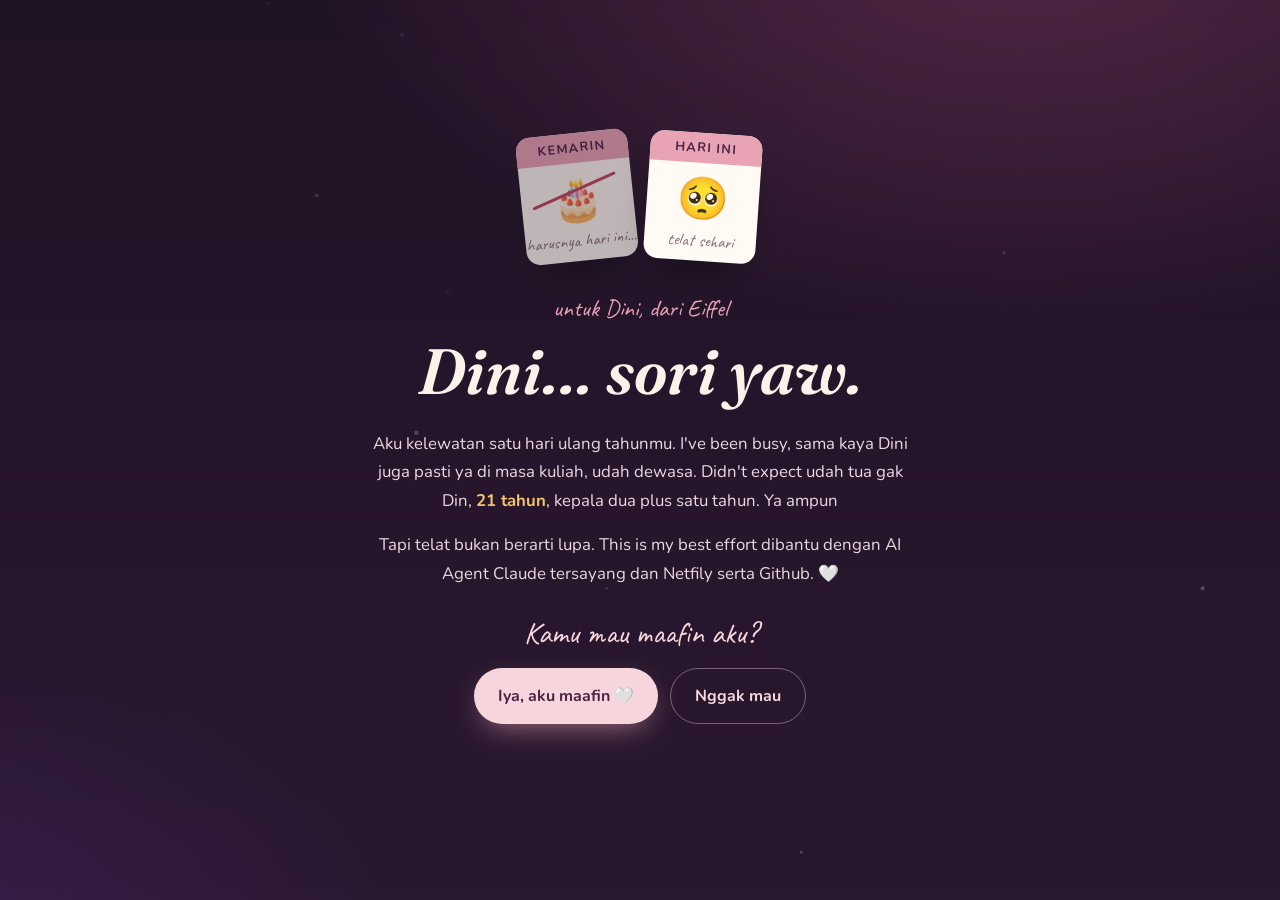
<file: index.html>
<!doctype html>
<html lang="id">
<head>
  <meta charset="utf-8" />
  <meta name="viewport" content="width=device-width, initial-scale=1, viewport-fit=cover" />
  <title>Teruntuk Dini — Selamat Ulang Tahun ke-21</title>
  <meta name="description" content="Sepucuk surat kecil dari Eiffel untuk Dini, my chilhood friend." />
  <meta name="theme-color" content="#2a1830" />
  <link rel="icon" href="data:image/svg+xml,<svg xmlns='http://www.w3.org/2000/svg' viewBox='0 0 100 100'><text y='.9em' font-size='90'>💌</text></svg>" />
  <link rel="preconnect" href="https://fonts.googleapis.com" />
  <link rel="preconnect" href="https://fonts.gstatic.com" crossorigin />
  <link href="https://fonts.googleapis.com/css2?family=Fraunces:ital,opsz,wght@0,9..144,400;0,9..144,600;1,9..144,400;1,9..144,600&family=Caveat:wght@500;700&family=Nunito:wght@400;600;700&display=swap" rel="stylesheet" />
  <link rel="stylesheet" href="/style.css" />
</head>
<body>
  <canvas id="fx" aria-hidden="true"></canvas>

  <button id="music" class="music" aria-label="Musik" hidden>
    <span class="music__icon">♪</span><span class="music__label">musik</span>
  </button>

  <!-- ============ 1. PERMINTAAN MAAF ============ -->
  <section class="scene scene--sorry is-active" id="s-sorry">
    <div class="sorry">
      <div class="sorry__cal" aria-hidden="true">
        <div class="cal cal--yesterday"><span class="cal__top">kemarin</span><span class="cal__day">🎂</span><span class="cal__note">harusnya hari ini…</span></div>
        <div class="cal cal--today"><span class="cal__top">hari ini</span><span class="cal__day">🥺</span><span class="cal__note">telat sehari</span></div>
      </div>
      <p class="eyebrow">untuk Dini, dari Eiffel</p>
      <h1 class="sorry__title">Dini… sori yaw.</h1>
      <p class="sorry__text">
        Aku kelewatan satu hari ulang tahunmu. I've been busy, sama kaya Dini juga pasti ya di masa kuliah, udah dewasa. Didn't expect udah tua gak Din, <em>21 tahun</em>, kepala dua plus satu tahun. Ya ampun
      </p>
      <p class="sorry__text">Tapi telat bukan berarti lupa. This is my best effort dibantu dengan AI Agent Claude tersayang dan Netfily serta Github. 🤍</p>
      <p class="sorry__ask">Kamu mau maafin aku?</p>
      <div class="sorry__btns">
        <button class="btn btn--primary" id="forgive">Iya, aku maafin 🤍</button>
        <button class="btn btn--ghost" id="noforgive">Nggak mau</button>
      </div>
      <p class="sorry__hint" id="sorryHint" aria-live="polite"></p>
    </div>
  </section>

  <!-- ============ 2. KUE & LILIN ============ -->
  <section class="scene scene--cake" id="s-cake">
    <p class="eyebrow">makasih udah maafin wkwk</p>
    <h2 class="big">Selamat Ulang Tahun<br /><span class="script">Dini</span></h2>
    <div class="age"><span>2</span><span>1</span></div>
    <div class="cake" id="cake" aria-label="Kue ulang tahun, ketuk lilin untuk meniup">
      <div class="candles" id="candles"></div>
      <div class="cake__layer cake__layer--top"><span class="drip"></span></div>
      <div class="cake__layer cake__layer--mid"></div>
      <div class="cake__layer cake__layer--base"></div>
      <div class="cake__plate"></div>
    </div>
    <p class="hint" id="cakeHint">Pejamkan mata, ucapkan permohonan, lalu <strong>ketuk lilinnya</strong> satu per satu</p>
    <button class="btn btn--primary next" data-next="s-journey" hidden id="cakeNext">Lanjut, ada yang mau kuceritain →</button>
  </section>

  <!-- ============ 3. PERJALANAN ============ -->
  <section class="scene scene--journey" id="s-journey">
    <p class="eyebrow">dari kecil sampai 21</p>
    <h2 class="title">Perjalanan kita</h2>
    <p class="lede">Ketuk tiap kartu buat buka kenangannya.</p>

    <ol class="timeline">
      <li class="tl">
        <div class="tl__age">masa kecil</div>
        <button class="card card--tk" aria-label="Buka kenangan">
          <div class="card__inner">
            <div class="card__front">
              <div class="crayon" aria-hidden="true">
                <span>🖍️</span><span>🎒</span><span>🧃</span>
              </div>
              <p class="card__label">Awal kenal</p>
            </div>
            <div class="card__back">
              <p class="hand">Waktu kita belum kenal dunia yang melelahkan ini. Kita cuma dua anak kecil yang kebetulan satu TK, satu umi ya gak sih, sama Umi yang baik itu, gimana kabar baliau sekarang yah.</p>
            </div>
          </div>
        </button>
      </li>

      <li class="tl">
        <div class="tl__age">Temenan</div>
        <button class="card" aria-label="Buka kenangan sekolah">
          <div class="card__inner">
            <div class="card__front">
              <div class="crayon" aria-hidden="true"><span>📚</span><span>🏫</span><span>💬</span></div>
              <p class="card__label">tumbuh bareng</p>
            </div>
            <div class="card__back">
              <p class="hand">Ganti sekolah, ganti kelas, ganti temen-temen lain. Tapi somehow ya, ketemu melului, mana gak canggung lagi. Sekalinya ketemu yapping terus.</p>
            </div>
          </div>
        </button>
      </li>

      <li class="tl">
        <div class="tl__age">bareng geng</div>
        <button class="card card--photo" aria-label="Buka foto bareng geng">
          <div class="card__inner">
            <div class="card__front polaroid">
              <img loading="lazy" alt="Kita berenam selfie bareng, semua senyum" src="img/geng.jpg"/>
              <p class="card__cap">reuni kecil-kecilan 🤍</p>
            </div>
            <div class="card__back">
              <p class="hand">Foto ini rame, tapi jujur, cuma dirimu yang terus bertahan wkwk. Makasih udah jadi temenku yang tidak pernah asing.</p>
            </div>
          </div>
        </button>
      </li>

      <li class="tl">
        <div class="tl__age">nongkrong</div>
        <button class="card card--photo" aria-label="Buka foto nongkrong">
          <div class="card__inner">
            <div class="card__front polaroid">
              <img loading="lazy" alt="Kita berdua pose dengan jari, selfie di kafe" src="img/selfie.jpg"/>
              <p class="card__cap">pose andalan</p>
            </div>
            <div class="card__back">
              <p class="hand">Hal-hal kecil kayak gini, duduk, ngobrol nggak jelas, foto dengan gaya yang sama terus, semoga bisa terus terjadi.</p>
            </div>
          </div>
        </button>
      </li>

      <li class="tl">
        <div class="tl__age">bertiga</div>
        <button class="card card--photo" aria-label="Buka foto bertiga">
          <div class="card__inner">
            <div class="card__front polaroid">
              <img loading="lazy" alt="Kita bertiga tersenyum di depan dinding pink" src="img/bertiga.jpg"/>
              <p class="card__cap">dinding pink & ketawa</p>
            </div>
            <div class="card__back">
              <p class="hand">Nostalgia lagi nostalgiaaa, i you dan temen-temen dari dulu. Kapan lagi kita ngumpul?</p>
            </div>
          </div>
        </button>
      </li>

      <li class="tl">
        <div class="tl__age">21</div>
        <button class="card card--photo" aria-label="Buka foto photobox">
          <div class="card__inner">
            <div class="card__front polaroid">
              <img loading="lazy" alt="Empat frame foto kita berdua dengan ekspresi lucu" src="img/photobox.jpg"/>
              <p class="card__cap">kita, sekarang</p>
            </div>
            <div class="card__back">
              <p class="hand">Belasan tahun kemudian, kita masih di sini. Masih waras (kayaknya), masih saling ketemu dan ngucapin ultah. Dan aku harap kita nggak pernah berubah soal itu.</p>
            </div>
          </div>
        </button>
      </li>
    </ol>

    <div class="counter">
      <p class="counter__pre">kita udah temenan kira-kira</p>
      <p class="counter__num"><span id="days">0</span></p>
      <p class="counter__post">hari. dan aku mau nambah terus angkanya.</p>
    </div>

    <button class="btn btn--primary next" data-next="s-scratch">Masih ada lagi →</button>
  </section>

  <!-- ============ 4. GOSOK FOTO ============ -->
  <section class="scene scene--scratch" id="s-scratch">
    <p class="eyebrow">hadiah kecil</p>
    <h2 class="title">Gosok buat lihat</h2>
    <p class="lede">Usap pakai jari (atau mouse) di atas kartu ini.</p>
    <div class="scratch" id="scratch">
      <img alt="Kolase sembilan foto kita berdua dengan stiker lucu" src="img/kolase.jpg"/>
      <canvas id="scratchCanvas"></canvas>
    </div>
    <p class="hint" id="scratchHint">&nbsp;</p>
    <button class="btn btn--primary next" data-next="s-letter" hidden id="scratchNext">Ada surat buat kamu →</button>
  </section>

  <!-- ============ 5. SURAT ============ -->
  <section class="scene scene--letter" id="s-letter">
    <p class="eyebrow">dibaca pelan-pelan ya</p>
    <div class="envelope" id="envelope" role="button" tabindex="0" aria-label="Buka surat">
      <div class="envelope__back"></div>
      <div class="letter" id="letter">
        <div class="letter__body" id="letterBody"></div>
      </div>
      <div class="envelope__front"></div>
      <div class="envelope__flap"></div>
      <div class="envelope__seal">E</div>
    </div>
    <p class="hint" id="envHint">Ketuk amplopnya 💌</p>
    <button class="btn btn--primary next" data-next="s-wishes" hidden id="letterNext">Satu lagi →</button>
  </section>

  <!-- ============ 6. TOPLES DOA ============ -->
  <section class="scene scene--wishes" id="s-wishes">
    <p class="eyebrow">doa & janji</p>
    <h2 class="title">Toples harapan</h2>
    <p class="lede">Ketuk toplesnya. Ambil satu bintang setiap kali.</p>
    <button class="jar" id="jar" aria-label="Ambil bintang dari toples">
      <span class="jar__lid"></span>
      <span class="jar__glass"><span class="jar__stars" id="jarStars"></span></span>
    </button>
    <ul class="wishes" id="wishes" aria-live="polite"></ul>
    <button class="btn btn--primary next" data-next="s-end" hidden id="wishNext">Terakhir →</button>
  </section>

  <!-- ============ 7. PENUTUP ============ -->
  <section class="scene scene--end" id="s-end">
    <div class="end">
      <div class="end__photo">
        <img alt="Kita berdua tersenyum" src="/img/photobox.jpg"/>
      </div>
      <h2 class="big">Thank you <span class="script">so much,</span> Dini.</h2>
      <p class="end__text">
        Buat tahun-tahun yang udah lewat, dan buat semua tahun yang belum.
        Selamat ulang tahun yang ke-21, maaf telat, tapi sayangnya nggak pernah telat. 🤍
      </p>
      <p class="end__sign">— Eiffel, temenmu dan temenmu</p>
      <div class="end__btns">
        <button class="btn btn--primary" id="hug">Kirim peluk 🤗</button>
        <button class="btn btn--ghost" id="replay">Ulang dari awal</button>
      </div>
      <p class="hint" id="hugCount">&nbsp;</p>
    </div>
  </section>

  <script src="/app.js"></script>
</body>
</html>
</file>
<file: style.css>
:root {
  --night: #2a1830;
  --plum: #4a2445;
  --rose: #e8a3b4;
  --blush: #f6d6dc;
  --cream: #fbf3ea;
  --paper: #fffaf3;
  --gold: #f2c46d;
  --ink: #3a2333;
  --muted: #8a6f7e;
  --display: "Fraunces", Georgia, serif;
  --script: "Caveat", cursive;
  --body: "Nunito", system-ui, sans-serif;
}

* { box-sizing: border-box; margin: 0; padding: 0; }
html { -webkit-tap-highlight-color: transparent; }
body {
  font-family: var(--body);
  color: var(--cream);
  background:
    radial-gradient(1200px 700px at 80% -10%, #6b3359 0%, transparent 60%),
    radial-gradient(900px 600px at -10% 110%, #3b2050 0%, transparent 60%),
    var(--night);
  background-attachment: fixed;
  min-height: 100vh;
  overflow-x: hidden;
}
button { font: inherit; color: inherit; background: none; border: 0; cursor: pointer; }
img { display: block; max-width: 100%; }
[hidden] { display: none !important; }

#fx { position: fixed; inset: 0; width: 100%; height: 100%; pointer-events: none; z-index: 50; }

/* ---------- scenes ---------- */
.scene {
  display: none;
  min-height: 100vh;
  min-height: 100svh;
  padding: 72px 22px 64px;
  flex-direction: column;
  align-items: center;
  justify-content: center;
  text-align: center;
  position: relative;
}
.scene.is-active { display: flex; animation: sceneIn 1s cubic-bezier(.2,.7,.2,1) both; }
@keyframes sceneIn { from { opacity: 0; transform: translateY(24px); filter: blur(6px); } to { opacity: 1; transform: none; filter: none; } }

.eyebrow {
  font-family: var(--script);
  font-size: 1.5rem;
  color: var(--rose);
  margin-bottom: .5rem;
}
.title { font-family: var(--display); font-weight: 600; font-size: clamp(2.2rem, 7vw, 3.4rem); line-height: 1.05; }
.big { font-family: var(--display); font-weight: 600; font-size: clamp(2.4rem, 9vw, 4.6rem); line-height: 1.02; letter-spacing: -.01em; }
.script { font-family: var(--script); font-weight: 700; color: var(--gold); font-size: 1.25em; }
.lede { color: #d9c3cf; margin: .6rem 0 2rem; }
.hint { color: #d9c3cf; margin-top: 1.4rem; min-height: 1.5em; max-width: 34ch; }

.btn {
  padding: 14px 24px;
  border-radius: 999px;
  font-weight: 700;
  transition: transform .2s, box-shadow .2s, background .2s;
}
.btn--primary { background: var(--blush); color: var(--plum); box-shadow: 0 10px 30px -10px rgba(232,163,180,.7); }
.btn--primary:hover { transform: translateY(-2px); box-shadow: 0 14px 34px -10px rgba(232,163,180,.9); }
.btn--ghost { border: 1.5px solid rgba(246,214,220,.4); color: var(--blush); }
.next { margin-top: 2.4rem; animation: sceneIn .8s both; }

/* ---------- music toggle ---------- */
.music {
  position: fixed; top: 14px; right: 14px; z-index: 60;
  display: flex; align-items: center; gap: 6px;
  padding: 8px 14px; border-radius: 999px;
  background: rgba(255,255,255,.08); backdrop-filter: blur(8px);
  border: 1px solid rgba(255,255,255,.15);
  font-size: .85rem; color: var(--blush);
}
.music__icon { display: inline-block; }
.music.is-on .music__icon { animation: bob 1.2s ease-in-out infinite; }
.music.is-off { opacity: .6; }
.music.is-off .music__label::after { content: " off"; }
@keyframes bob { 50% { transform: translateY(-3px) rotate(-10deg); } }

/* ---------- 1. sorry ---------- */
.scene--sorry { background: linear-gradient(180deg, rgba(0,0,0,.2), transparent); }
.sorry { max-width: 540px; }
.sorry__cal { display: flex; justify-content: center; gap: 14px; margin-bottom: 2rem; }
.cal {
  width: 112px; border-radius: 14px; overflow: hidden; background: var(--paper); color: var(--ink);
  box-shadow: 0 18px 40px -18px rgba(0,0,0,.6); display: flex; flex-direction: column; align-items: center; padding-bottom: 10px;
}
.cal__top { width: 100%; background: var(--rose); color: var(--plum); font-weight: 700; font-size: .8rem; padding: 6px 0; text-transform: uppercase; letter-spacing: .08em; }
.cal__day { font-size: 2.6rem; margin: 8px 0 2px; }
.cal__note { font-family: var(--script); font-size: 1.05rem; color: var(--muted); }
.cal--yesterday { transform: rotate(-6deg); opacity: .7; position: relative; }
.cal--yesterday::after {
  content: ""; position: absolute; left: 10%; right: 10%; top: 55%; height: 3px; background: #c0485f; transform: rotate(-18deg); border-radius: 2px;
  animation: strike .7s 1s both ease-out; transform-origin: left;
}
@keyframes strike { from { transform: rotate(-18deg) scaleX(0); } }
.cal--today { transform: rotate(4deg); animation: wobble 3s ease-in-out infinite; }
@keyframes wobble { 50% { transform: rotate(-2deg) translateY(-4px); } }
.sorry__title { font-family: var(--display); font-style: italic; font-weight: 600; font-size: clamp(2.6rem, 10vw, 4rem); margin-bottom: 1.2rem; }
.sorry__text { color: #ead7df; line-height: 1.7; margin-bottom: 1rem; font-size: 1.05rem; }
.sorry__text em { color: var(--gold); font-style: normal; font-weight: 700; }
.sorry__ask { font-family: var(--script); font-size: 1.9rem; color: var(--blush); margin: 1.6rem 0 1rem; }
.sorry__btns { display: flex; gap: 12px; justify-content: center; flex-wrap: wrap; position: relative; min-height: 56px; }
#noforgive { transition: transform .35s cubic-bezier(.3,1.6,.5,1); }
.sorry__hint { font-family: var(--script); font-size: 1.35rem; color: var(--gold); margin-top: 1rem; min-height: 1.6em; }

/* ---------- 2. cake ---------- */
.age { display: flex; gap: 6px; margin: 1rem 0 1.4rem; }
.age span {
  font-family: var(--display); font-weight: 600; font-size: 2rem; width: 56px; height: 64px; display: grid; place-items: center;
  background: var(--gold); color: var(--plum); border-radius: 12px; box-shadow: 0 8px 0 #c9953f;
  animation: pop .6s cubic-bezier(.3,1.8,.5,1) both;
}
.age span:nth-child(2) { animation-delay: .15s; }
@keyframes pop { from { transform: scale(0) rotate(-20deg); } }

.cake { position: relative; width: min(300px, 80vw); margin-top: 70px; }
.candles { position: absolute; bottom: 100%; left: 8%; right: 8%; display: flex; justify-content: space-around; align-items: flex-end; height: 70px; }
.candle {
  position: relative; width: 10px; height: 46px; border-radius: 3px;
  background: repeating-linear-gradient(-45deg, #fff 0 6px, var(--rose) 6px 12px);
  padding: 0; cursor: pointer;
}
.candle::before { content: ""; position: absolute; left: 50%; top: -8px; width: 2px; height: 8px; background: #333; transform: translateX(-50%); }
.flame {
  position: absolute; left: 50%; bottom: calc(100% + 6px); width: 14px; height: 24px; margin-left: -7px;
  background: radial-gradient(ellipse at 50% 70%, #fff7c2 0%, #ffcf4a 40%, #ff7a2f 75%, transparent 76%);
  border-radius: 50% 50% 45% 45% / 60% 60% 40% 40%;
  filter: drop-shadow(0 0 10px #ffb84a) drop-shadow(0 0 24px rgba(255,170,60,.6));
  animation: flicker .18s infinite alternate;
  transform-origin: 50% 100%;
}
@keyframes flicker { to { transform: scale(.92, 1.06) rotate(2deg); } }
.candle.is-out .flame { animation: out .4s forwards; }
@keyframes out { to { transform: scale(0, .3); opacity: 0; } }
.smoke {
  position: absolute; left: 50%; bottom: calc(100% + 8px); width: 8px; height: 8px; margin-left: -4px; border-radius: 50%;
  background: rgba(220,220,220,.6); filter: blur(3px); animation: smoke 1.6s ease-out forwards;
}
@keyframes smoke { to { transform: translate(8px, -60px) scale(3); opacity: 0; } }

.cake__layer { margin: 0 auto; position: relative; border-radius: 14px 14px 8px 8px; }
.cake__layer--top { width: 84%; height: 54px; background: linear-gradient(#fff3f6, #f6d6dc); }
.drip { position: absolute; left: 0; right: 0; top: 0; height: 22px; background: radial-gradient(circle at 10px 18px, #fff 9px, transparent 10px) 0 0/28px 22px repeat-x, #fff; border-radius: 14px 14px 0 0; }
.cake__layer--mid { width: 92%; height: 58px; background: linear-gradient(#e8a3b4, #d4879b); margin-top: -4px; }
.cake__layer--mid::after { content: ""; position: absolute; inset: 22px 0 auto; height: 8px; background: repeating-linear-gradient(90deg, var(--gold) 0 10px, transparent 10px 20px); opacity: .7; }
.cake__layer--base { width: 100%; height: 62px; background: linear-gradient(#a8607c, #8b4866); margin-top: -4px; }
.cake__plate { width: 112%; margin-left: -6%; height: 14px; border-radius: 50%; background: #f1e6ec; box-shadow: 0 20px 40px -10px rgba(0,0,0,.6); margin-top: -4px; }

/* ---------- 3. journey ---------- */
.scene--journey { justify-content: flex-start; }
.timeline { list-style: none; width: 100%; max-width: 560px; position: relative; padding-left: 0; }
.timeline::before {
  content: ""; position: absolute; left: 50%; top: 0; bottom: 0; width: 2px; transform: translateX(-50%);
  background: linear-gradient(transparent, var(--rose) 8%, var(--rose) 92%, transparent); opacity: .45;
}
.tl { position: relative; margin-bottom: 56px; display: flex; flex-direction: column; align-items: center; opacity: 0; transform: translateY(40px); transition: opacity .9s, transform .9s cubic-bezier(.2,.7,.2,1); }
.tl.is-in { opacity: 1; transform: none; }
.tl__age {
  position: relative; z-index: 1; font-family: var(--display); font-weight: 600; font-size: 1rem;
  background: var(--gold); color: var(--plum); border-radius: 999px; padding: 6px 16px; margin-bottom: 14px;
}
.tl:nth-child(odd) .card { transform: rotate(-2deg); }
.tl:nth-child(even) .card { transform: rotate(2deg); }

.card { width: min(340px, 86vw); aspect-ratio: 4/4.4; perspective: 1200px; position: relative; z-index: 1; }
.card__inner { position: absolute; inset: 0; transition: transform .9s cubic-bezier(.3,1.3,.5,1); transform-style: preserve-3d; }
.card.is-flipped .card__inner { transform: rotateY(180deg); }
.card__front, .card__back {
  position: absolute; inset: 0; backface-visibility: hidden; -webkit-backface-visibility: hidden; border-radius: 6px;
  box-shadow: 0 30px 60px -25px rgba(0,0,0,.7); display: flex; flex-direction: column; align-items: center; justify-content: center;
}
.card__front { background: var(--paper); color: var(--ink); }
.card__back { background: var(--blush); color: var(--plum); transform: rotateY(180deg); padding: 28px; }
.polaroid { padding: 14px 14px 0; justify-content: flex-start; }
.polaroid img { width: 100%; aspect-ratio: 1/1; object-fit: cover; border-radius: 2px; }
.card__cap, .card__label { font-family: var(--script); font-size: 1.6rem; color: var(--ink); padding: 10px 0; }
.card--tk .card__front, .tl:nth-child(2) .card__front {
  background:
    linear-gradient(rgba(232,163,180,.25) 1px, transparent 1px) 0 0/100% 28px,
    var(--paper);
}
.crayon { font-size: 3.6rem; display: flex; gap: 10px; }
.crayon span { animation: wobble 3s ease-in-out infinite; }
.crayon span:nth-child(2) { animation-delay: -1s; }
.crayon span:nth-child(3) { animation-delay: -2s; }
.hand { font-family: var(--script); font-size: 1.6rem; line-height: 1.3; }
.card::after {
  content: "ketuk"; position: absolute; right: -6px; top: -10px; background: var(--plum); color: var(--blush);
  font-size: .75rem; font-weight: 700; padding: 4px 10px; border-radius: 999px; transform: rotate(8deg); z-index: 2;
  transition: opacity .3s;
}
.card.is-flipped::after { opacity: 0; }

.counter { margin-top: 10px; }
.counter__pre, .counter__post { color: #d9c3cf; }
.counter__num { font-family: var(--display); font-weight: 600; font-size: clamp(3.4rem, 14vw, 6rem); color: var(--gold); line-height: 1.1; font-variant-numeric: tabular-nums; }

/* ---------- 4. scratch ---------- */
.scratch { position: relative; width: min(420px, 88vw); aspect-ratio: 1; border-radius: 10px; overflow: hidden; box-shadow: 0 30px 70px -25px rgba(0,0,0,.8); background: var(--paper); padding: 10px; }
.scratch img { width: 100%; height: 100%; object-fit: cover; border-radius: 4px; }
.scratch canvas { position: absolute; inset: 0; width: 100%; height: 100%; touch-action: none; cursor: grab; transition: opacity .8s; }
.scratch.is-done canvas { opacity: 0; pointer-events: none; }

/* ---------- 5. letter ---------- */
.envelope { position: relative; width: min(360px, 88vw); aspect-ratio: 3/2; margin-top: 30px; cursor: pointer; transition: margin .8s; }
.envelope__back { position: absolute; inset: 0; background: #c97f95; border-radius: 8px; }
.envelope__front {
  position: absolute; inset: 0; border-radius: 8px; z-index: 3;
  background:
    linear-gradient(to top right, #e8a3b4 50%, transparent 50.5%) left/50% 100% no-repeat,
    linear-gradient(to top left, #e8a3b4 50%, transparent 50.5%) right/50% 100% no-repeat;
}
.envelope__flap {
  position: absolute; left: 0; right: 0; top: 0; height: 60%; z-index: 4; transform-origin: top;
  background: linear-gradient(to bottom, #d98ea3, #d48aa0); clip-path: polygon(0 0, 100% 0, 50% 100%);
  transition: transform .8s cubic-bezier(.4,1.4,.5,1), z-index 0s .4s;
}
.envelope__seal {
  position: absolute; left: 50%; top: 52%; transform: translate(-50%, -50%); z-index: 5; width: 46px; height: 46px; border-radius: 50%;
  background: radial-gradient(circle at 35% 35%, #d4566f, #8f2440); color: #fbd5dd; font-family: var(--display); font-style: italic; font-weight: 600; font-size: 1.3rem;
  display: grid; place-items: center; box-shadow: 0 4px 10px rgba(0,0,0,.35); transition: opacity .3s;
  animation: wobble 2.4s ease-in-out infinite;
}
.letter {
  position: absolute; left: 5%; right: 5%; bottom: 6%; height: 88%; z-index: 2; background: var(--paper); color: var(--ink);
  border-radius: 4px; overflow: hidden; transition: transform 1s .5s cubic-bezier(.3,1.1,.5,1), height 1s 1.3s;
  text-align: left;
}
.envelope.is-open .envelope__flap { transform: rotateX(180deg); z-index: 1; }
.envelope.is-open .envelope__seal { opacity: 0; }
.envelope.is-open { cursor: default; }
.envelope.is-open .letter { transform: translateY(-62%); }
.envelope.is-reading { margin-top: 0; aspect-ratio: auto; width: min(560px, 92vw); }
.envelope.is-reading .envelope__back, .envelope.is-reading .envelope__front, .envelope.is-reading .envelope__flap { display: none; }
.envelope.is-reading .letter { position: relative; transform: none; height: auto; left: 0; right: 0; bottom: 0; transition: none; box-shadow: 0 30px 70px -25px rgba(0,0,0,.8); animation: sceneIn .6s both; }
.letter__body {
  padding: 30px 26px 36px; font-family: var(--script); font-size: 1.5rem; line-height: 1.45; white-space: pre-wrap;
  background: linear-gradient(rgba(232,163,180,.3) 1px, transparent 1px) 0 18px/100% 2.175rem;
  min-height: 100%;
}
.letter__body .caret { display: inline-block; width: 2px; height: 1.1em; background: var(--plum); vertical-align: -3px; animation: blink 1s steps(1) infinite; }
@keyframes blink { 50% { opacity: 0; } }

/* ---------- 6. jar ---------- */
.jar { position: relative; width: 170px; height: 220px; display: block; transition: transform .2s; }
.jar:active { transform: scale(.96) rotate(-3deg); }
.jar.shake { animation: shake .5s; }
@keyframes shake { 20% { transform: rotate(-8deg); } 40% { transform: rotate(7deg); } 60% { transform: rotate(-5deg); } 80% { transform: rotate(3deg); } }
.jar__lid { position: absolute; left: 30px; right: 30px; top: 0; height: 26px; border-radius: 6px; background: linear-gradient(#f2c46d, #c9953f); z-index: 2; }
.jar__glass {
  position: absolute; left: 10px; right: 10px; top: 22px; bottom: 0; border-radius: 30px 30px 40px 40px;
  background: linear-gradient(100deg, rgba(255,255,255,.22), rgba(255,255,255,.06) 40%, rgba(255,255,255,.14));
  border: 2px solid rgba(255,255,255,.35); overflow: hidden;
}
.jar__stars { position: absolute; inset: 0; }
.jar__stars i { position: absolute; font-style: normal; font-size: 22px; transition: opacity .4s, transform .4s; filter: drop-shadow(0 0 6px rgba(242,196,109,.8)); }
.wishes { list-style: none; margin-top: 2rem; display: grid; gap: 12px; width: min(440px, 90vw); }
.wish {
  background: var(--paper); color: var(--ink); border-radius: 14px; padding: 14px 18px; text-align: left;
  display: flex; gap: 14px; align-items: center; box-shadow: 0 16px 30px -18px rgba(0,0,0,.7);
  animation: wishIn .7s cubic-bezier(.3,1.5,.5,1) both;
}
@keyframes wishIn { from { opacity: 0; transform: translateY(-60px) scale(.6) rotate(-6deg); } }
.wish__star { font-size: 1.6rem; }
.wish strong { font-family: var(--display); font-size: 1.15rem; color: var(--plum); display: block; }
.wish span { color: var(--muted); font-size: .95rem; }

/* ---------- 7. end ---------- */
.end { max-width: 560px; }
.end__photo { width: min(320px, 80vw); margin: 0 auto 2rem; background: var(--paper); padding: 12px 12px 44px; transform: rotate(-3deg); box-shadow: 0 30px 70px -25px rgba(0,0,0,.8); animation: float 6s ease-in-out infinite; }
.end__photo img { aspect-ratio: 16/9; object-fit: cover; }
@keyframes float { 50% { transform: rotate(-1deg) translateY(-8px); } }
.end__text { color: #ead7df; line-height: 1.7; margin: 1.4rem 0 1rem; font-size: 1.08rem; }
.end__sign { font-family: var(--script); font-size: 1.8rem; color: var(--blush); }
.end__btns { display: flex; gap: 12px; justify-content: center; flex-wrap: wrap; margin-top: 2rem; }

@media (prefers-reduced-motion: reduce) {
  *, *::before, *::after { animation-duration: .01ms !important; animation-iteration-count: 1 !important; transition-duration: .01ms !important; }
}
</file>
